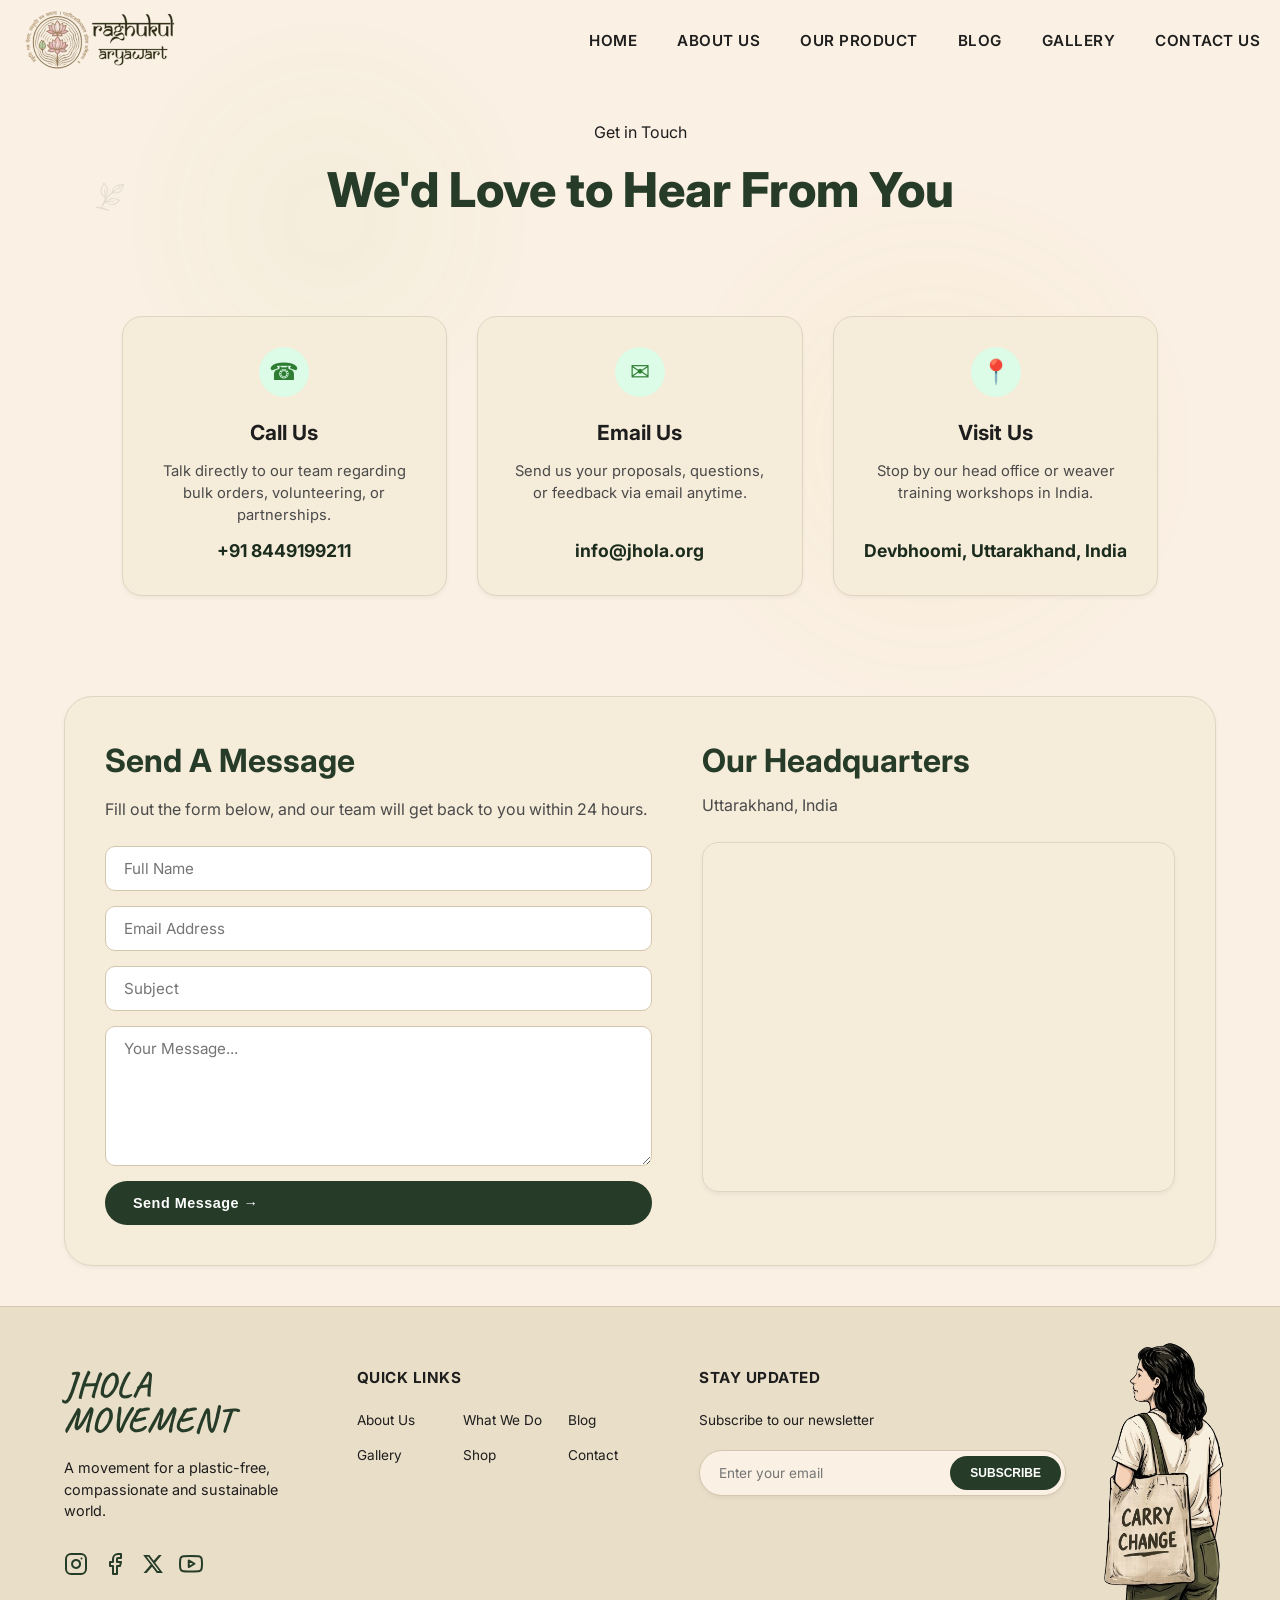
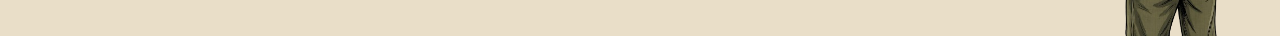
<file: contact.html>
<!DOCTYPE html>
<html lang="en">

<head>
  <meta charset="UTF-8">
  <meta name="viewport" content="width=device-width, initial-scale=1.0">
  <title>Contact Us | Jhola Movement</title>
  <link rel="preconnect" href="https://fonts.googleapis.com">
  <link rel="preconnect" href="https://fonts.gstatic.com" crossorigin>
  <link href="https://fonts.googleapis.com/css2?family=Caveat:wght@700&family=Inter:wght@400;600;700&display=swap"
    rel="stylesheet">
  <link rel="stylesheet" href="style.css">
</head>

<body>

  <header class="animate-fade-in">
    <div class="header-container">
      <a href="index.html" class="logo-link">
        <img src="assets/RALogo.webp" alt="Raghukul Aryawart Logo" class="top-logo">
      </a>
      <nav>
        <ul>
          <li><a href="index.html">Home</a></li>
          <li><a href="about.html">About Us</a></li>
          <li><a href="products.html">Our Product</a></li>
          <li><a href="blog.html">Blog</a></li>
          <li><a href="gallery.html">Gallery</a></li>
          <li><a href="contact.html" class="active">Contact Us</a></li>
        </ul>
      </nav>
    </div>
  </header>

  <main>
    <!-- CONTACT HERO -->
    <section class="ra-hero-section animate-fade-in delay-1">
      <div class="ra-deco-blob blob-1"></div>
      <div class="ra-deco-blob blob-2"></div>
      <div class="ra-deco-leaf leaf-1"></div>

      <div class="contact-hero-header">
        <span class="ra-sub-subtitle">Get in Touch</span>
        <h1>We'd Love to Hear From You</h1>
      </div>

      <div class="contact-details-grid">
        <!-- Card 1: Call -->
        <div class="contact-card-item">
          <div class="contact-icon-wrapper">&#9742;</div>
          <h3>Call Us</h3>
          <p>Talk directly to our team regarding bulk orders, volunteering, or partnerships.</p>
          <strong>+91 8449199211</strong>
        </div>

        <!-- Card 2: Email -->
        <div class="contact-card-item">
          <div class="contact-icon-wrapper">&#9993;</div>
          <h3>Email Us</h3>
          <p>Send us your proposals, questions, or feedback via email anytime.</p>
          <strong>info@jhola.org</strong>
        </div>

        <!-- Card 3: Location -->
        <div class="contact-card-item">
          <div class="contact-icon-wrapper">&#128205;</div>
          <h3>Visit Us</h3>
          <p>Stop by our head office or weaver training workshops in India.</p>
          <strong>Devbhoomi, Uttarakhand, India</strong>
        </div>
      </div>
    </section>

    <!-- CONTACT FORM & MAP -->
    <section class="contact-form-section animate-fade-in delay-2">
      <div class="ra-parent-card">
        <div class="contact-container">
          <div class="contact-form-wrapper">
            <h2>Send A Message</h2>
            <p>Fill out the form below, and our team will get back to you within 24 hours.</p>
            <form class="contact-inquiry-form">
              <input type="text" placeholder="Full Name" required>
              <input type="email" placeholder="Email Address" required>
              <input type="text" placeholder="Subject" required>
              <textarea placeholder="Your Message..." rows="6" required></textarea>
              <button type="submit" class="btn btn-primary">Send Message &rarr;</button>
            </form>
          </div>

          <div class="contact-map-wrapper">
            <h2>Our Headquarters</h2>
            <p>Uttarakhand, India</p>
            <div class="map-iframe-placeholder">
              <iframe 
                src="https://www.google.com/maps/embed?pb=!1m18!1m12!1m3!1d110204.60639433604!2d78.007624!3d30.316496!2m3!1f0!2f0!3f0!3m2!1i1024|2i768!4f13.1!3m3!1m2!1s0x390926c483f34779%3A0x139f417a26d99d4d!2sDehradun%2C%20Uttarakhand!5e0!3m2!1sen!2sin!4v1680000000000!5m2!1sen!2sin" 
                width="100%" 
                height="100%" 
                style="border:0; border-radius: 16px;" 
                allowfullscreen="" 
                loading="lazy" 
                referrerpolicy="no-referrer-when-cross-origin">
              </iframe>
            </div>
          </div>
        </div>
      </div>
    </section>
  </main>

  <!-- FOOTER SECTION -->
  <footer>
    <div class="footer-container">
      <div class="footer-brand">
        <h2>Jhola Movement</h2>
        <p>A movement for a plastic-free, compassionate and sustainable world.</p>
        <div class="social-icons">
          <a href="#">
            <svg xmlns="http://www.w3.org/2000/svg" width="24" height="24" viewBox="0 0 24 24" fill="none"
              stroke="currentColor" stroke-width="2" stroke-linecap="round" stroke-linejoin="round">
              <rect x="2" y="2" width="20" height="20" rx="5" ry="5"></rect>
              <path d="M16 11.37A4 4 0 1 1 12.63 8 4 4 0 0 1 16 11.37z"></path>
              <line x1="17.5" y1="6.5" x2="17.51" y2="6.5"></line>
            </svg>
          </a>
          <a href="#">
            <svg xmlns="http://www.w3.org/2000/svg" width="24" height="24" viewBox="0 0 24 24" fill="none"
              stroke="currentColor" stroke-width="2" stroke-linecap="round" stroke-linejoin="round">
              <path d="M18 2h-3a5 5 0 0 0-5 5v3H7v4h3v8h4v-8h3l1-4h-4V7a1 1 0 0 1 1-1h3z"></path>
            </svg>
          </a>
          <a href="#">
            <svg xmlns="http://www.w3.org/2000/svg" width="22" height="22" viewBox="0 0 24 24" fill="currentColor">
              <path
                d="M18.244 2.25h3.308l-7.227 8.26 8.502 11.24H16.17l-5.214-6.817L4.99 21.75H1.68l7.73-8.835L1.254 2.25H8.08l4.713 6.231zm-1.161 17.52h1.833L7.008 4.15H5.078z" />
            </svg>
          </a>
          <a href="#">
            <svg xmlns="http://www.w3.org/2000/svg" width="24" height="24" viewBox="0 0 24 24" fill="none"
              stroke="currentColor" stroke-width="2" stroke-linecap="round" stroke-linejoin="round">
              <path
                d="M22.54 6.42a2.78 2.78 0 0 0-1.94-2C18.88 4 12 4 12 4s-6.88 0-8.6.46a2.78 2.78 0 0 0-1.94 2A29 29 0 0 0 1 11.75a29 29 0 0 0 .46 5.33 2.78 2.78 0 0 0 1.94 2c1.72.46 8.6.46 8.6.46s6.88 0 8.6-.46a2.78 2.78 0 0 0 1.94-2 29 29 0 0 0 .46-5.33 29 29 0 0 0-.46-5.33z">
              </path>
              <polygon points="9.75 15.02 15.5 11.75 9.75 8.48 9.75 15.02"></polygon>
            </svg>
          </a>
        </div>
      </div>

      <div class="footer-links">
        <h3>Quick Links</h3>
        <div class="links-grid">
          <a href="about.html">About Us</a>
          <a href="index.html#what-we-do">What We Do</a>
          <a href="blog.html">Blog</a>
          <a href="gallery.html">Gallery</a>
          <a href="products.html">Shop</a>
          <a href="contact.html">Contact</a>
        </div>
      </div>

      <div class="footer-subscribe">
        <h3>Stay Updated</h3>
        <p>Subscribe to our newsletter</p>
        <form class="subscribe-form">
          <input type="email" placeholder="Enter your email">
          <button type="submit">Subscribe</button>
        </form>
      </div>
    </div>
    <img src="assets/Girl_with_ba.png" alt="Carry Change Illustration" class="footer-illustration">
  </footer>

</body>

</html>
</file>
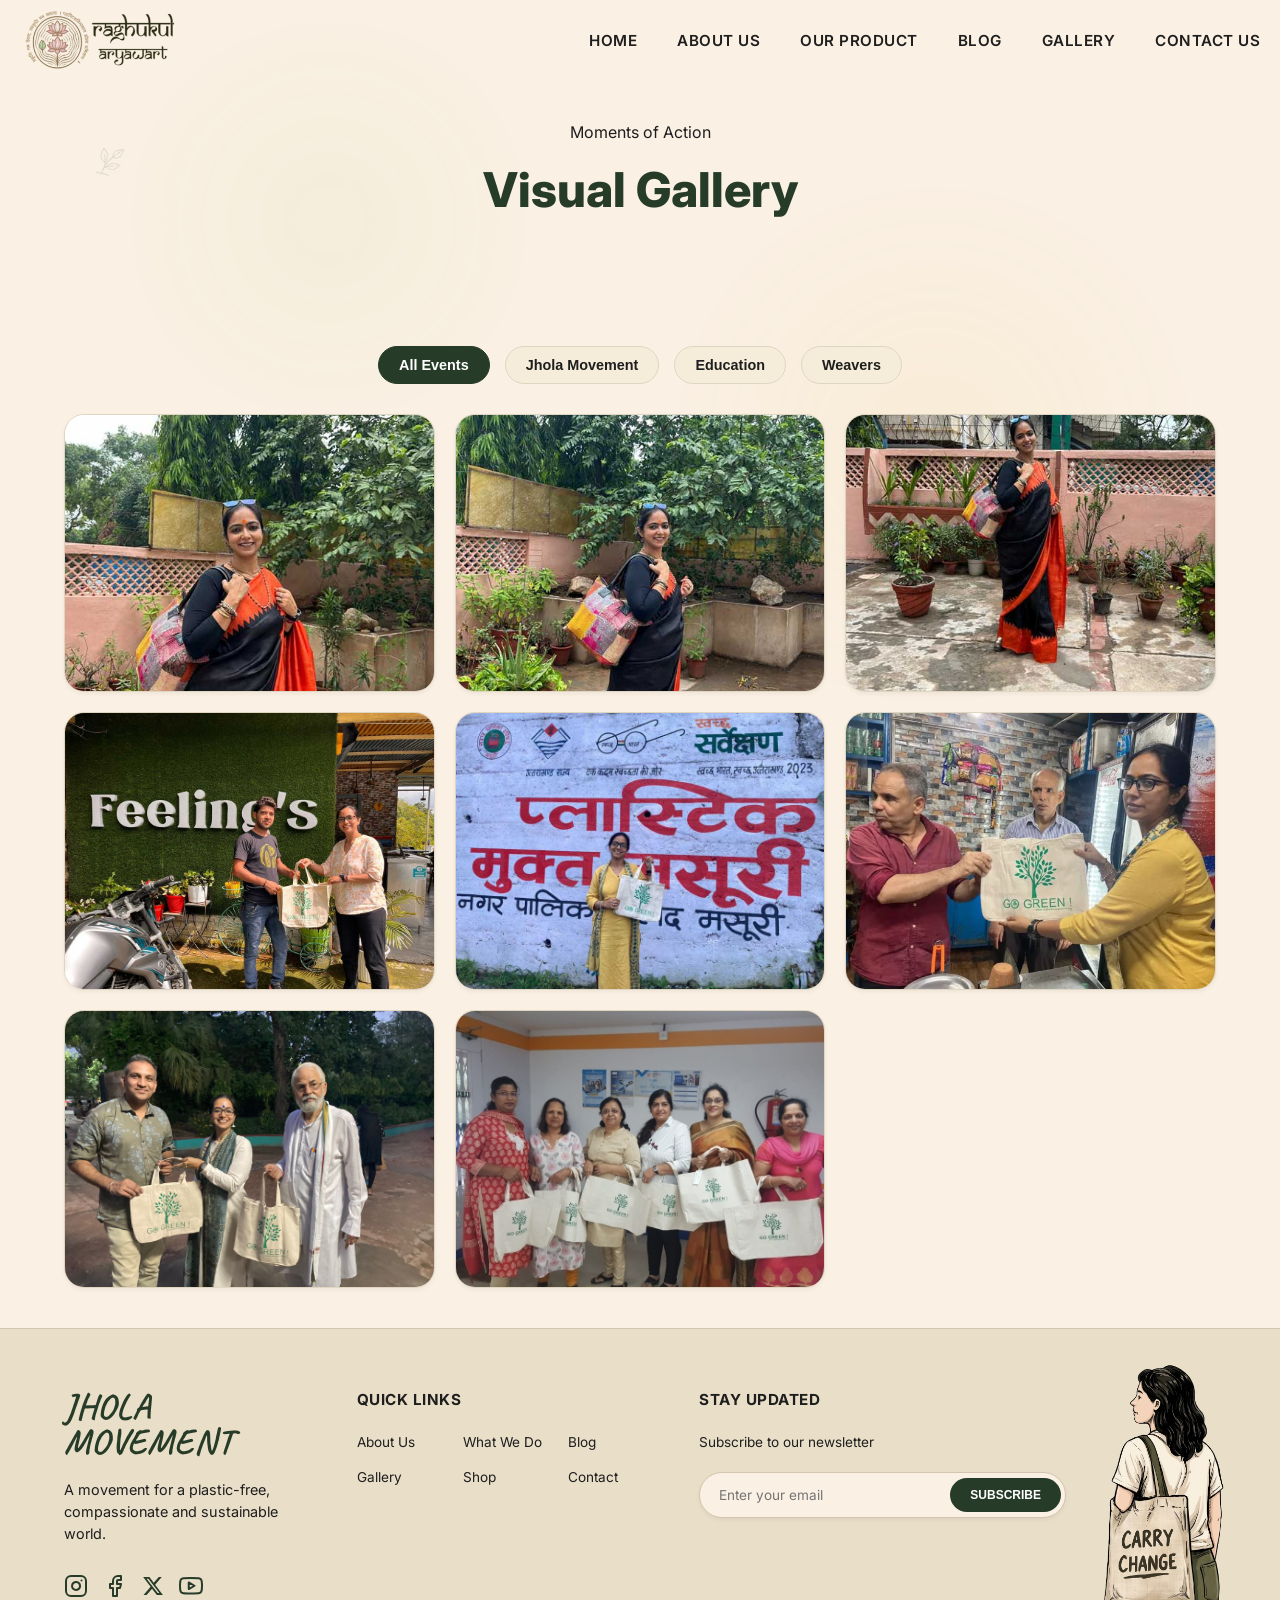
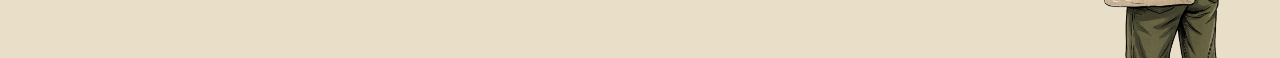
<file: gallery.html>
<!DOCTYPE html>
<html lang="en">

<head>
  <meta charset="UTF-8">
  <meta name="viewport" content="width=device-width, initial-scale=1.0">
  <title>Gallery | Jhola Movement</title>
  <link rel="preconnect" href="https://fonts.googleapis.com">
  <link rel="preconnect" href="https://fonts.gstatic.com" crossorigin>
  <link href="https://fonts.googleapis.com/css2?family=Caveat:wght@700&family=Inter:wght@400;600;700&display=swap"
    rel="stylesheet">
  <link rel="stylesheet" href="style.css">
</head>

<body>

  <header class="animate-fade-in">
    <div class="header-container">
      <a href="index.html" class="logo-link">
        <img src="assets/RALogo.webp" alt="Raghukul Aryawart Logo" class="top-logo">
      </a>
      <nav>
        <ul>
          <li><a href="index.html">Home</a></li>
          <li><a href="about.html">About Us</a></li>
          <li><a href="products.html">Our Product</a></li>
          <li><a href="blog.html">Blog</a></li>
          <li><a href="gallery.html" class="active">Gallery</a></li>
          <li><a href="contact.html">Contact Us</a></li>
        </ul>
      </nav>
    </div>
  </header>

  <main>
    <!-- GALLERY HERO -->
    <section class="ra-hero-section animate-fade-in delay-1">
      <div class="ra-deco-blob blob-1"></div>
      <div class="ra-deco-blob blob-2"></div>
      <div class="ra-deco-leaf leaf-1"></div>

      <div class="gallery-hero-header">
        <span class="ra-sub-subtitle">Moments of Action</span>
        <h1>Visual Gallery</h1>
      </div>
    </section>

    <!-- GALLERY GRID -->
    <section class="gallery-grid-section animate-fade-in delay-2">
      <div class="gallery-filters">
        <button class="filter-tab active">All Events</button>
        <button class="filter-tab">Jhola Movement</button>
        <button class="filter-tab">Education</button>
        <button class="filter-tab">Weavers</button>
      </div>

      <div class="gallery-masonry-grid">
        <!-- Photo 1 -->
        <div class="gallery-item">
          <div class="gallery-img-wrapper">
            <img src="assets/echo1.jpg" alt="Jhola Distribution Drive">
          </div>
          <div class="gallery-overlay-text">
            <h4>Jhola Distribution</h4>
            <span>Jhola Movement Drive</span>
          </div>
        </div>

        <!-- Photo 2 -->
        <div class="gallery-item">
          <div class="gallery-img-wrapper">
            <img src="assets/echoes 2.jpg" alt="Artisan Weavers">
          </div>
          <div class="gallery-overlay-text">
            <h4>Empowering Weavers</h4>
            <span>Swadesi Hathkargha</span>
          </div>
        </div>

        <!-- Photo 3 -->
        <div class="gallery-item">
          <div class="gallery-img-wrapper">
            <img src="assets/echo 3.jpg" alt="Free Education Classrooms">
          </div>
          <div class="gallery-overlay-text">
            <h4>BPL Children Classes</h4>
            <span>Education Drive</span>
          </div>
        </div>

        <!-- Photo 4 -->
        <div class="gallery-item">
          <div class="gallery-img-wrapper">
            <img src="assets/echoes of jhola/1.jpg" alt="Awareness Drive">
          </div>
          <div class="gallery-overlay-text">
            <h4>Anti-Plastic Awareness</h4>
            <span>Jhola Campaigns</span>
          </div>
        </div>

        <!-- Photo 5 -->
        <div class="gallery-item">
          <div class="gallery-img-wrapper">
            <img src="assets/echoes of jhola/2.1-768x576.jpg" alt="Women training class">
          </div>
          <div class="gallery-overlay-text">
            <h4>Women Livelihood Workshops</h4>
            <span>Empowerment Drive</span>
          </div>
        </div>

        <!-- Photo 6 -->
        <div class="gallery-item">
          <div class="gallery-img-wrapper">
            <img src="assets/echoes of jhola/WhatsApp-Image-2023-07-22-at-5.22-600x450.webp" alt="Artisans at handloom">
          </div>
          <div class="gallery-overlay-text">
            <h4>Weaver Workspace</h4>
            <span>Swadesi Hathkargha</span>
          </div>
        </div>

        <!-- Photo 7 -->
        <div class="gallery-item">
          <div class="gallery-img-wrapper">
            <img src="assets/echoes of jhola/social_bpl_education.jpg" alt="Underprivileged children learning">
          </div>
          <div class="gallery-overlay-text">
            <h4>Digital Classrooms</h4>
            <span>Education Drive</span>
          </div>
        </div>

        <!-- Photo 8 -->
        <div class="gallery-item">
          <div class="gallery-img-wrapper">
            <img src="assets/echoes of jhola/thumbs_raghukul-aryawart-9.jpg" alt="Communities joined movement">
          </div>
          <div class="gallery-overlay-text">
            <h4>Community Gathering</h4>
            <span>Jhola Movement</span>
          </div>
        </div>
      </div>
    </section>
  </main>

  <!-- FOOTER SECTION -->
  <footer>
    <div class="footer-container">
      <div class="footer-brand">
        <h2>Jhola Movement</h2>
        <p>A movement for a plastic-free, compassionate and sustainable world.</p>
        <div class="social-icons">
          <a href="#">
            <svg xmlns="http://www.w3.org/2000/svg" width="24" height="24" viewBox="0 0 24 24" fill="none"
              stroke="currentColor" stroke-width="2" stroke-linecap="round" stroke-linejoin="round">
              <rect x="2" y="2" width="20" height="20" rx="5" ry="5"></rect>
              <path d="M16 11.37A4 4 0 1 1 12.63 8 4 4 0 0 1 16 11.37z"></path>
              <line x1="17.5" y1="6.5" x2="17.51" y2="6.5"></line>
            </svg>
          </a>
          <a href="#">
            <svg xmlns="http://www.w3.org/2000/svg" width="24" height="24" viewBox="0 0 24 24" fill="none"
              stroke="currentColor" stroke-width="2" stroke-linecap="round" stroke-linejoin="round">
              <path d="M18 2h-3a5 5 0 0 0-5 5v3H7v4h3v8h4v-8h3l1-4h-4V7a1 1 0 0 1 1-1h3z"></path>
            </svg>
          </a>
          <a href="#">
            <svg xmlns="http://www.w3.org/2000/svg" width="22" height="22" viewBox="0 0 24 24" fill="currentColor">
              <path
                d="M18.244 2.25h3.308l-7.227 8.26 8.502 11.24H16.17l-5.214-6.817L4.99 21.75H1.68l7.73-8.835L1.254 2.25H8.08l4.713 6.231zm-1.161 17.52h1.833L7.008 4.15H5.078z" />
            </svg>
          </a>
          <a href="#">
            <svg xmlns="http://www.w3.org/2000/svg" width="24" height="24" viewBox="0 0 24 24" fill="none"
              stroke="currentColor" stroke-width="2" stroke-linecap="round" stroke-linejoin="round">
              <path
                d="M22.54 6.42a2.78 2.78 0 0 0-1.94-2C18.88 4 12 4 12 4s-6.88 0-8.6.46a2.78 2.78 0 0 0-1.94 2A29 29 0 0 0 1 11.75a29 29 0 0 0 .46 5.33 2.78 2.78 0 0 0 1.94 2c1.72.46 8.6.46 8.6.46s6.88 0 8.6-.46a2.78 2.78 0 0 0 1.94-2 29 29 0 0 0 .46-5.33 29 29 0 0 0-.46-5.33z">
              </path>
              <polygon points="9.75 15.02 15.5 11.75 9.75 8.48 9.75 15.02"></polygon>
            </svg>
          </a>
        </div>
      </div>

      <div class="footer-links">
        <h3>Quick Links</h3>
        <div class="links-grid">
          <a href="about.html">About Us</a>
          <a href="index.html#what-we-do">What We Do</a>
          <a href="blog.html">Blog</a>
          <a href="gallery.html">Gallery</a>
          <a href="products.html">Shop</a>
          <a href="contact.html">Contact</a>
        </div>
      </div>

      <div class="footer-subscribe">
        <h3>Stay Updated</h3>
        <p>Subscribe to our newsletter</p>
        <form class="subscribe-form">
          <input type="email" placeholder="Enter your email">
          <button type="submit">Subscribe</button>
        </form>
      </div>
    </div>
    <img src="assets/Girl_with_ba.png" alt="Carry Change Illustration" class="footer-illustration">
  </footer>

</body>

</html>
</file>
<file: style.css>
/* Design System & Variables */
:root {
  --primary-color: #263c28;
  --primary-dark: #1b2c1d;
  --secondary-bg: #f5ead7;
  --secondary-bg-light: #f5ecda;
  --accent-color: #eab308;
  --accent-hover: #ca8a04;
  --text-color: #1e1e1e;
  --text-muted: #4a4a4a;
  --bg-color: #faf0e3;
  --white: #ffffff;
  --border-color: #d4c6ae;
  --card-border: #e0d5c1;
  --divider-color: rgba(250, 240, 227, 0.2);
  --font-sans: 'Inter', sans-serif;
  --font-cursive: 'Caveat', cursive;
  --transition-smooth: all 0.3s cubic-bezier(0.4, 0, 0.2, 1);
  --shadow-sm: 0 2px 4px rgba(0, 0, 0, 0.05);
  --shadow-md: 0 4px 6px -1px rgba(0, 0, 0, 0.1), 0 2px 4px -1px rgba(0, 0, 0, 0.06);
  --shadow-lg: 0 10px 15px -3px rgba(0, 0, 0, 0.1), 0 4px 6px -2px rgba(0, 0, 0, 0.05);
}

/* Base resets & styles */
* {
  margin: 0;
  padding: 0;
  box-sizing: border-box;
}

body {
  background-color: var(--bg-color);
  font-family: var(--font-sans);
  color: var(--text-color);
  min-height: 100vh;
  display: flex;
  flex-direction: column;
  overflow-x: hidden;
  line-height: 1.5;
  -webkit-font-smoothing: antialiased;
}

/* Header & Navigation */
header {
  width: 100%;
  min-height: 80px;
  display: flex;
  justify-content: center;
  align-items: center;
  padding: 10px 20px;
  background-color: transparent;
}

/* Raghukul Aryawart Logo & Header styles */
.header-container {
  width: 100%;
  max-width: 1400px;
  display: flex;
  justify-content: space-between;
  align-items: center;
  gap: 20px;
  flex-wrap: wrap;
}

.logo-link {
  display: flex;
  align-items: center;
}

.top-logo {
  height: 60px;
  width: auto;
  object-fit: contain;
  transition: var(--transition-smooth);
}

.top-logo:hover {
  transform: scale(1.05);
}

/* Raghukul Aryawart New Hero Section */
.ra-hero-section {
  width: 100%;
  max-width: 1400px;
  margin: 0 auto 60px auto;
  padding: 0 5% 40px 5%;
  display: flex;
  flex-direction: column;
  gap: 40px;
  background-color: transparent;
  position: relative;
  overflow: visible;
}

/* Animated background blobs for liveliness */
.ra-deco-blob {
  position: absolute;
  border-radius: 50%;
  filter: blur(80px);
  z-index: -1;
  pointer-events: none;
  opacity: 0.45;
  animation: float-slow 12s ease-in-out infinite alternate;
}

.blob-1 {
  width: 300px;
  height: 300px;
  background: radial-gradient(circle, rgba(94, 187, 47, 0.2) 0%, rgba(250, 240, 227, 0) 70%);
  top: -50px;
  left: 10%;
}

.blob-2 {
  width: 450px;
  height: 450px;
  background: radial-gradient(circle, rgba(234, 179, 8, 0.18) 0%, rgba(250, 240, 227, 0) 70%);
  top: 100px;
  right: 5%;
  animation-delay: -4s;
  animation-duration: 16s;
}

/* Floating leaf animations */
.ra-deco-leaf {
  position: absolute;
  width: 45px;
  height: 45px;
  background-image: url('assets/leaf.png');
  background-size: contain;
  background-repeat: no-repeat;
  opacity: 0.12;
  pointer-events: none;
  z-index: 0;
  animation: float-leaf 8s ease-in-out infinite alternate;
}

.leaf-1 {
  top: 10%;
  left: 2%;
  transform: rotate(15deg);
}

.leaf-2 {
  top: 35%;
  right: 3%;
  transform: rotate(-35deg);
  animation-delay: -3s;
  animation-duration: 10s;
  width: 35px;
  height: 35px;
}

/* Mantra Quote Card Styling (Enhanced with Glassmorphism & Micro-animations) */
.ra-mantra-card {
  position: relative;
  width: 100%;
  background: linear-gradient(135deg, rgba(245, 238, 224, 0.75) 0%, rgba(245, 234, 215, 0.85) 100%);
  backdrop-filter: blur(10px);
  -webkit-backdrop-filter: blur(10px);
  border-radius: 24px;
  padding: 40px 30px;
  text-align: center;
  border: 1px solid rgba(194, 180, 154, 0.45);
  box-shadow: 0 10px 30px -10px rgba(38, 60, 40, 0.06), var(--shadow-sm);
  display: flex;
  flex-direction: column;
  align-items: center;
  justify-content: center;
  gap: 18px;
  margin-bottom: 20px;
  transition: var(--transition-smooth);
  overflow: hidden;
  z-index: 1;
}

/* Lotus watermark in the background of the card */
.ra-mantra-card::before {
  content: '';
  position: absolute;
  top: 50%;
  left: 50%;
  transform: translate(-50%, -50%);
  width: 180px;
  height: 180px;
  background-image: url('assets/leaf.png');
  background-size: contain;
  background-repeat: no-repeat;
  background-position: center;
  opacity: 0.035;
  pointer-events: none;
  z-index: -1;
  transition: var(--transition-smooth);
}

.ra-mantra-card:hover {
  transform: translateY(-4px);
  box-shadow: 0 15px 35px -8px rgba(38, 60, 40, 0.12), var(--shadow-md);
  border-color: rgba(94, 187, 47, 0.35);
  background: linear-gradient(135deg, rgba(245, 238, 224, 0.85) 0%, rgba(245, 234, 215, 0.92) 100%);
}

.ra-mantra-card:hover::before {
  opacity: 0.055;
  transform: translate(-50%, -50%) rotate(12deg) scale(1.06);
}

.ra-mantra-card .mantra-hindi {
  font-size: 1.55rem;
  font-weight: 700;
  line-height: 1.6;
  color: var(--primary-color);
  letter-spacing: 0.5px;
  text-shadow: 0 1px 2px rgba(0, 0, 0, 0.02);
}

.ra-mantra-card .mantra-divider {
  width: 80px;
  height: 2px;
  background-color: var(--accent-color);
  opacity: 0.8;
  border-radius: 1px;
}

.ra-mantra-card .mantra-english {
  font-size: 1.05rem;
  font-style: italic;
  line-height: 1.6;
  color: var(--text-muted);
  font-weight: 500;
}

/* Entry Animation Classes */
.animate-fade-in {
  animation: fadeInUp 0.8s cubic-bezier(0.16, 1, 0.3, 1) forwards;
  opacity: 0;
}

.delay-1 {
  animation-delay: 0.15s;
}

.delay-2 {
  animation-delay: 0.3s;
}

.delay-3 {
  animation-delay: 0.45s;
}

@keyframes float-slow {
  0% {
    transform: translate(0, 0) scale(1);
  }
  100% {
    transform: translate(30px, -20px) scale(1.15);
  }
}

@keyframes float-leaf {
  0% {
    transform: translate(0, 0) rotate(0deg);
  }
  100% {
    transform: translate(12px, 18px) rotate(20deg);
  }
}

@keyframes fadeInUp {
  from {
    opacity: 0;
    transform: translateY(20px);
  }
  to {
    opacity: 1;
    transform: translateY(0);
  }
}

.ra-hero-intro {
  display: flex;
  align-items: stretch;
  gap: 50px;
  flex-wrap: wrap;
}

.ra-intro-text {
  flex: 1.2 1 500px;
  display: flex;
  flex-direction: column;
  gap: 20px;
  justify-content: center;
}

.ra-intro-text h1 {
  font-size: 3.2rem;
  font-weight: 700;
  color: var(--primary-color);
  line-height: 1.2;
}

.ra-intro-text p {
  font-size: 1.05rem;
  line-height: 1.7;
  color: var(--text-muted);
}

.ra-hero-img-card {
  flex: 1 1 350px;
  background-color: var(--secondary-bg);
  border-radius: 20px;
  padding: 0; /* Remove padding */
  display: flex;
  flex-direction: column;
  align-items: stretch;
  justify-content: stretch;
  overflow: hidden; /* Prevent image from overflowing card corners */
  box-shadow: var(--shadow-sm);
  border: 1px solid var(--card-border);
}

.ra-hero-img-card img {
  width: 100%; /* Cover full width */
  height: 100%; /* Cover full height */
  object-fit: cover; /* Cover crop scale */
  margin-bottom: 0;
}

.ra-hero-img-card h2 {
  font-size: 1.8rem;
  font-weight: 700;
  color: var(--primary-color);
  line-height: 1.3;
  text-transform: uppercase;
  letter-spacing: 0.5px;
}

/* Areas of Social Concerns Title */
.ra-concerns-title {
  text-align: center;
  margin: 40px 0 10px 0;
}

.ra-concerns-title h2 {
  font-size: 2.2rem;
  font-weight: 700;
  color: var(--text-color);
  line-height: 1.3;
}

.ra-concerns-title h2 span {
  color: var(--primary-color);
}

/* 3-Column Grid Container */
.ra-grid-container {
  display: grid;
  grid-template-columns: repeat(3, 1fr);
  gap: 30px;
  width: 100%;
}

.ra-column {
  display: flex;
  flex-direction: column;
  gap: 30px;
}

/* Cards styling */
.ra-card {
  border-radius: 20px;
  padding: 20px 25px; /* Shrunken padding to flatten vertically */
  display: flex;
  flex-direction: column;
  justify-content: space-between;
  box-shadow: var(--shadow-md);
  border: 1px solid transparent;
  transition: var(--transition-smooth);
  position: relative;
  overflow: hidden;
}

.ra-card:hover {
  transform: translateY(-5px);
  box-shadow: var(--shadow-lg);
}

/* Green leaf cards style */
.ra-card-green {
  background-color: #5ebb2f; /* Vibrant leaf green */
  color: var(--white);
}

.ra-card-leaf::after {
  content: '';
  position: absolute;
  right: -15px;
  bottom: -15px;
  width: 100px;
  height: 100px;
  background-image: url('assets/leaf.png');
  background-size: contain;
  background-repeat: no-repeat;
  opacity: 0.12;
  pointer-events: none;
}

.ra-card-green h3 {
  font-size: 1.4rem;
  font-weight: 700;
  margin-bottom: 8px; /* Reduced margin */
}

.ra-card-green p {
  font-size: 0.92rem;
  line-height: 1.5;
  opacity: 0.9;
  margin-bottom: 12px; /* Reduced margin */
}

.ra-more-link {
  color: var(--accent-color);
  text-decoration: none;
  font-weight: 700;
  font-size: 0.9rem;
  text-transform: uppercase;
  letter-spacing: 0.5px;
  display: inline-flex;
  align-items: center;
  transition: var(--transition-smooth);
}

.ra-more-link:hover {
  color: var(--white);
  transform: translateX(5px);
}

/* Mint cards style */
.ra-card-mint {
  background-color: #e3f6e9; /* Mint light green */
  color: var(--text-color);
  border-color: #cbe9d4;
}

.ra-logo-card {
  display: flex;
  flex-direction: column;
  align-items: center;
  justify-content: center;
  text-align: center;
  gap: 12px;
  flex: 1;
}

.ra-center-logo {
  width: 105px;
  height: 105px;
  object-fit: contain;
}

.ra-logo-text {
  font-size: 1.4rem;
  font-weight: 700;
  color: var(--primary-color);
  line-height: 1.2;
  text-transform: uppercase;
  letter-spacing: 0.5px;
}

.ra-text-card {
  display: flex;
  align-items: center;
  justify-content: center;
  text-align: center;
  flex: 1;
}

.ra-text-card p {
  font-size: 0.95rem;
  line-height: 1.5;
  font-weight: 600;
  color: var(--primary-dark);
}

/* Parent Card Container */
.ra-parent-card {
  background-color: var(--secondary-bg-light);
  border-radius: 28px;
  padding: 40px;
  border: 1px solid var(--card-border);
  box-shadow: var(--shadow-sm);
  display: flex;
  flex-direction: column;
  gap: 35px;
  width: 100%;
  position: relative;
  overflow: hidden;
}

.ra-column-header {
  text-align: center;
  padding: 10px 5px;
  display: flex;
  align-items: center;
  justify-content: center;
  min-height: 90px;
}

.ra-column-header h2 {
  font-size: 1.8rem;
  font-weight: 700;
  color: var(--text-color);
  line-height: 1.25;
}

.ra-column-header h2 span {
  color: #5ebb2f; /* Vibrant leaf green matching the cards */
}

/* Photos cards style */
.ra-photos-card {
  flex: 1;
  padding: 15px 15px; /* Shrunken padding */
}

.ra-photos-grid {
  display: grid;
  grid-template-columns: repeat(3, 1fr);
  gap: 12px;
  height: 100%;
}

.ra-photo-item {
  display: flex;
  flex-direction: column;
  align-items: center;
  text-align: center;
  gap: 6px;
  justify-content: flex-start;
}

.ra-img-wrapper {
  width: 100%;
  aspect-ratio: 1.6; /* Widescreen aspect ratio to shrink height */
  border-radius: 12px;
  overflow: hidden;
  box-shadow: var(--shadow-sm);
  background-color: var(--white);
}

.ra-img-wrapper img {
  width: 100%;
  height: 100%;
  object-fit: cover;
  transition: var(--transition-smooth);
}

.ra-photo-item:hover .ra-img-wrapper img {
  transform: scale(1.08);
}

.ra-photo-item span {
  font-size: 0.75rem;
  font-weight: 700;
  line-height: 1.25;
  color: var(--white);
  height: auto;
  min-height: 34px;
  display: flex;
  align-items: flex-start;
  justify-content: center;
}

/* Jhola movement section (old hero) wrapper */
.jhola-movement-section {
  width: 100%;
  max-width: 1400px;
  margin: 0 auto 40px auto;
  padding: 0 5% 50px 5%;
  background-color: transparent;
  border-radius: 20px;
  display: flex;
  align-items: center;
  justify-content: space-between;
  gap: 60px;
  flex-wrap: wrap;
}

nav ul {
  display: flex;
  gap: 40px;
  list-style: none;
  flex-wrap: wrap;
  justify-content: center;
  align-items: center;
}

nav a {
  text-decoration: none;
  color: var(--text-color);
  font-size: 0.95rem;
  font-weight: 600;
  text-transform: uppercase;
  letter-spacing: 0.5px;
  position: relative;
  padding: 8px 0;
  transition: var(--transition-smooth);
}

nav a::after {
  content: '';
  position: absolute;
  bottom: 0;
  left: 0;
  width: 0;
  height: 2px;
  background-color: var(--primary-color);
  transition: var(--transition-smooth);
}

nav a:hover {
  color: var(--primary-color);
}

nav a:hover::after {
  width: 100%;
}

/* Layout Container */
main {
  margin: 0 auto;
  padding: 40px 5%;
  width: 100%;
  max-width: 1400px;
  flex: 1;
}

/* Hero Section */
.hero-content {
  flex: 1 1 450px;
  display: flex;
  flex-direction: column;
  gap: 30px;
  max-width: 600px;
  z-index: 2;
}

.hero-title img {
  width: 100%;
  max-width: 450px;
  height: auto;
  object-fit: contain;
}

.hero-description {
  font-size: 1.15rem;
  line-height: 1.6;
  color: var(--text-color);
  max-width: 450px;
}

.hero-actions {
  display: flex;
  align-items: center;
  gap: 30px;
  flex-wrap: wrap;
}

/* Buttons */
.btn {
  text-decoration: none;
  font-weight: 600;
  font-size: 0.9rem;
  letter-spacing: 0.5px;
  display: inline-flex;
  align-items: center;
  gap: 10px;
  transition: var(--transition-smooth);
  cursor: pointer;
  border: none;
  outline: none;
}

.btn-primary {
  background-color: var(--primary-color);
  color: var(--white);
  padding: 14px 28px;
  border-radius: 50px;
}

.btn-primary:hover {
  background-color: var(--primary-dark);
  transform: translateY(-2px);
  box-shadow: var(--shadow-md);
}

.btn-video {
  color: var(--text-color);
  font-weight: 700;
  background: transparent;
}

.btn-video:hover {
  color: var(--primary-color);
}

.btn-video:hover .video-play-btn {
  background-color: var(--primary-color);
  color: var(--white);
  border-color: var(--primary-color);
  transform: scale(1.1);
}

.video-play-btn {
  display: flex;
  align-items: center;
  justify-content: center;
  width: 36px;
  height: 36px;
  border: 1.5px solid var(--text-color);
  border-radius: 50%;
  font-size: 0.8rem;
  transition: var(--transition-smooth);
}

/* Hero Icon Features */
.hero-features {
  margin-top: 20px;
  display: flex;
  gap: clamp(20px, 4vw, 40px);
  flex-wrap: wrap;
  align-items: flex-start;
}

.feature-icon-item {
  display: flex;
  flex-direction: column;
  align-items: center;
  text-align: center;
  gap: 12px;
  flex: 1 1 100px;
  min-width: 90px;
  transition: var(--transition-smooth);
}

.feature-icon-item:hover {
  transform: translateY(-5px);
}

.feature-icon-item img {
  width: 36px;
  height: 36px;
  object-fit: contain;
}

.feature-icon-item span {
  font-size: 0.75rem;
  font-weight: 700;
  text-transform: uppercase;
  line-height: 1.4;
  color: var(--text-color);
}

.hero-image {
  flex: 1.2 1 450px;
  display: flex;
  justify-content: center;
  align-items: center;
  position: relative;
  animation: float 6s ease-in-out infinite;
}

.hero-image img {
  width: 100%;
  max-width: 750px;
  height: auto;
  object-fit: contain;
}

@keyframes float {
  0% {
    transform: translateY(0px);
  }

  50% {
    transform: translateY(-10px);
  }

  100% {
    transform: translateY(0px);
  }
}

/* "What We Do" Section */
.what-we-do-section {
  margin: 40px auto;
  padding: 50px 5%;
  width: 100%;
  max-width: 1400px;
  display: flex;
  align-items: center;
  justify-content: space-between;
  gap: 40px;
  flex-wrap: wrap;
  background-color: var(--secondary-bg);
  border-radius: 20px;
  box-shadow: var(--shadow-sm);
}

.what-we-do-desc {
  flex: 1 1 280px;
  display: flex;
  flex-direction: column;
  gap: 15px;
  max-width: 320px;
}

.desc-title-wrapper img {
  width: 100%;
  max-width: 250px;
  height: auto;
  object-fit: contain;
}

.desc-text {
  font-size: 0.95rem;
  line-height: 1.6;
  color: var(--text-muted);
}

.explore-link {
  text-decoration: none;
  color: var(--text-color);
  font-weight: 700;
  font-size: 0.85rem;
  text-transform: uppercase;
  letter-spacing: 0.5px;
  display: inline-flex;
  align-items: center;
  gap: 5px;
  transition: var(--transition-smooth);
}

.explore-link:hover {
  color: var(--primary-color);
  transform: translateX(5px);
}

.what-we-do-features {
  flex: 3 1 700px;
  display: flex;
  align-items: stretch;
  justify-content: space-between;
  gap: 20px;
  flex-wrap: wrap;
}

.what-we-do-feature-item {
  flex: 1 1 160px;
  display: flex;
  flex-direction: column;
  align-items: center;
  text-align: center;
  border-right: 1px dotted var(--text-muted);
  padding: 10px 15px;
  transition: var(--transition-smooth);
}

.what-we-do-feature-item:last-child {
  border-right: none;
}

.what-we-do-feature-item:hover {
  transform: translateY(-5px);
}

.what-we-do-feature-item img {
  width: 140px;
  height: 140px;
  object-fit: contain;
  margin-bottom: 15px;
}

.what-we-do-feature-item h3 {
  margin-bottom: 10px;
  font-family: var(--font-cursive);
  font-size: 1.5rem;
  text-transform: uppercase;
  color: var(--primary-color);
  letter-spacing: 1px;
}

.what-we-do-feature-item p {
  font-size: 0.85rem;
  line-height: 1.5;
  color: var(--text-muted);
}

/* "Our Impact" Section */
.our-impact-section {
  margin: 40px auto 80px auto;
  padding: 60px 5%;
  width: 100%;
  max-width: 1400px;
  background-color: var(--primary-color);
  color: var(--bg-color);
  display: flex;
  align-items: center;
  justify-content: space-between;
  gap: 40px;
  flex-wrap: wrap;
  border-radius: 20px;
  position: relative;
  overflow: hidden;
  box-shadow: var(--shadow-lg);
}

.impact-map-container {
  flex: 1.5 1 350px;
  display: flex;
  align-items: center;
  justify-content: center;
  position: relative;
  z-index: 2;
}

.impact-map-container img {
  width: 145%;
  max-width: 420px;
  object-fit: contain;
  transition: var(--transition-smooth);
  transform: translateX(-85px);
}

.impact-map-container:hover img {
  transform: scale(1.03) translateX(-55px);
}

.map-overlay {
  position: absolute;
  right: 0;
  bottom: 20px;
  display: flex;
  align-items: center;
  gap: 15px;
}

.map-overlay img {
  width: 40px;
  object-fit: contain;
}

.map-overlay span {
  font-family: var(--font-cursive);
  font-size: 1.6rem;
  color: var(--bg-color);
  line-height: 1.1;
}

.impact-divider {
  width: 1px;
  background-color: var(--divider-color);
  align-self: stretch;
  min-height: 250px;
  display: block;
}

.impact-content {
  flex: 1.2 1 300px;
  display: flex;
  flex-direction: column;
  gap: 25px;
  max-width: 400px;
  z-index: 2;
}

.impact-title-group {
  display: flex;
  flex-direction: column;
  gap: 5px;
}

.impact-badge {
  font-size: 0.85rem;
  font-weight: 700;
  letter-spacing: 1px;
  text-transform: uppercase;
  color: var(--bg-color);
}

.impact-badge-line {
  height: 3px;
  width: 60px;
  background-color: var(--accent-color);
  border-radius: 2px;
}

.impact-heading {
  font-family: var(--font-cursive);
  font-size: clamp(2.5rem, 4vw, 3.5rem);
  line-height: 1.1;
  font-weight: 700;
  color: var(--bg-color);
}

.impact-leaf {
  width: 30px;
  vertical-align: middle;
  margin-left: 10px;
  display: inline-block;
}

.impact-link {
  text-decoration: none;
  color: var(--bg-color);
  font-weight: 600;
  font-size: 0.75rem;
  text-transform: uppercase;
  letter-spacing: 1px;
  display: inline-flex;
  align-items: center;
  gap: 5px;
  transition: var(--transition-smooth);
}

.impact-link:hover {
  color: var(--accent-color);
  transform: translateX(5px);
}

.impact-stats {
  flex: 1 1 250px;
  display: flex;
  flex-direction: column;
  gap: 25px;
  z-index: 2;
}

.stat-item {
  display: flex;
  align-items: center;
  gap: 15px;
  transition: var(--transition-smooth);
}

.stat-item:hover {
  transform: translateX(5px);
}

.stat-item img {
  width: 40px;
  height: 40px;
  object-fit: contain;
}

.stat-info {
  display: flex;
  flex-direction: column;
}

.stat-number {
  font-size: 1.6rem;
  font-weight: 700;
  line-height: 1;
  color: var(--accent-color);
}

.stat-label {
  font-size: 0.85rem;
  color: rgba(250, 240, 227, 0.9);
  margin-top: 5px;
}

.impact-bg-leaves {
  position: absolute;
  right: -30px;
  bottom: -30px;
  height: 120%;
  object-fit: contain;
  opacity: 0.25;
  z-index: 1;
  pointer-events: none;
  transition: var(--transition-smooth);
}

/* "Be A Part of The Movement" Section */
.be-part-section {
  margin: 0 auto 60px auto;
  padding: 50px 5%;
  width: 100%;
  max-width: 1400px;
  display: flex;
  align-items: center;
  justify-content: space-between;
  gap: 50px;
  flex-wrap: wrap;
  background-color: var(--secondary-bg-light);
  border-radius: 20px;
  box-shadow: var(--shadow-sm);
}

.be-part-desc {
  flex: 1 1 300px;
  display: flex;
  flex-direction: column;
  gap: 20px;
  max-width: 350px;
}

.be-part-title-group {
  display: flex;
  flex-direction: column;
  gap: 5px;
}

.be-part-title-group h2 {
  font-size: 1.15rem;
  font-weight: 700;
  letter-spacing: 0.5px;
  color: var(--text-color);
  text-transform: uppercase;
  line-height: 1.4;
}

.be-part-line {
  height: 4px;
  width: 80px;
  background-color: var(--accent-color);
  border-radius: 2px;
  margin-top: 2px;
}

.be-part-desc p {
  font-size: 0.95rem;
  line-height: 1.6;
  color: var(--text-color);
}

.be-part-desc .btn-primary {
  align-self: flex-start;
  font-size: 0.85rem;
  padding: 12px 24px;
}

.be-part-cards {
  flex: 3 1 700px;
  display: flex;
  align-items: stretch;
  justify-content: space-between;
  gap: 20px;
  flex-wrap: wrap;
}

.action-card {
  flex: 1 1 180px;
  display: flex;
  flex-direction: column;
  border: 1px solid var(--card-border);
  border-radius: 12px;
  overflow: hidden;
  text-align: center;
  background-color: transparent;
  transition: var(--transition-smooth);
}

.action-card:hover {
  transform: translateY(-8px);
  background-color: var(--white);
  box-shadow: var(--shadow-md);
  border-color: transparent;
}

.action-card img {
  width: 100%;
  height: 160px;
  object-fit: cover;
  transition: var(--transition-smooth);
}

.action-card:hover img {
  transform: scale(1.05);
}

.card-body {
  padding: 15px 10px 20px 10px;
}

.card-body h3 {
  margin-bottom: 8px;
  font-size: 1rem;
  font-weight: 700;
  text-transform: uppercase;
  color: var(--text-color);
}

.card-body p {
  font-size: 0.8rem;
  line-height: 1.4;
  color: var(--text-muted);
}

/* Footer styling */
footer {
  margin: 0;
  padding: 60px 5%;
  width: 100%;
  background-color: #e9dec8;
  display: flex;
  align-items: flex-start;
  justify-content: center;
  position: relative;
  border-top: 1px solid var(--border-color);
}

.footer-container {
  width: 100%;
  max-width: 1400px;
  display: flex;
  justify-content: space-between;
  gap: 40px;
  flex-wrap: wrap;
  z-index: 2;
}

.footer-brand {
  flex: 1 1 250px;
  display: flex;
  flex-direction: column;
  gap: 20px;
  max-width: 350px;
}

.footer-brand h2 {
  font-family: var(--font-cursive);
  font-size: 2.2rem;
  color: var(--primary-color);
  line-height: 1;
  letter-spacing: 1px;
  text-transform: uppercase;
}

.footer-brand p {
  font-size: 0.9rem;
  line-height: 1.5;
  color: var(--text-color);
}

.social-icons {
  display: flex;
  gap: 15px;
  margin-top: 10px;
  align-items: center;
}

.social-icons a {
  text-decoration: none;
  color: var(--primary-color);
  transition: var(--transition-smooth);
  display: inline-flex;
  align-items: center;
}

.social-icons a:hover {
  opacity: 0.7;
  transform: scale(1.1);
}

.footer-links {
  flex: 1 1 300px;
  display: flex;
  flex-direction: column;
  gap: 20px;
}

.footer-links h3 {
  font-size: 0.95rem;
  font-weight: 700;
  color: var(--text-color);
  text-transform: uppercase;
  letter-spacing: 0.5px;
}

.links-grid {
  display: grid;
  grid-template-columns: repeat(3, 1fr);
  gap: 15px;
}

.links-grid a {
  text-decoration: none;
  color: var(--text-color);
  font-size: 0.85rem;
  transition: var(--transition-smooth);
}

.links-grid a:hover {
  color: var(--primary-color);
  transform: translateX(3px);
}

.footer-subscribe {
  flex: 1 1 350px;
  display: flex;
  flex-direction: column;
  gap: 20px;
  padding-right: 150px;
}

.footer-subscribe h3 {
  font-size: 0.95rem;
  font-weight: 700;
  color: var(--text-color);
  text-transform: uppercase;
  letter-spacing: 0.5px;
}

.footer-subscribe p {
  font-size: 0.85rem;
  color: var(--text-color);
}

.subscribe-form {
  display: flex;
  align-items: center;
  background-color: var(--bg-color);
  border: 1px solid var(--border-color);
  border-radius: 50px;
  overflow: hidden;
  padding: 4px;
  max-width: 400px;
  box-shadow: var(--shadow-sm);
}

.subscribe-form input {
  flex: 1;
  border: none;
  outline: none;
  background: transparent;
  padding: 10px 15px;
  font-size: 0.85rem;
  color: var(--text-color);
  font-family: var(--font-sans);
}

.subscribe-form button {
  background-color: var(--primary-color);
  color: var(--white);
  border: none;
  border-radius: 50px;
  padding: 10px 20px;
  font-size: 0.75rem;
  font-weight: 700;
  text-transform: uppercase;
  cursor: pointer;
  transition: var(--transition-smooth);
}

.subscribe-form button:hover {
  background-color: var(--primary-dark);
}

.footer-illustration {
  position: absolute;
  right: 2%;
  bottom: 0;
  height: 110%;
  max-height: 300px;
  object-fit: contain;
  z-index: 1;
  pointer-events: none;
  transition: var(--transition-smooth);
}

/* "Our Allies" Section */
.allies-section {
  margin: 0 auto 60px auto;
  padding: 60px 5%;
  width: 100%;
  max-width: 1400px;
  background-color: var(--secondary-bg-light);
  border-radius: 20px;
  box-shadow: var(--shadow-sm);
  display: flex;
  flex-direction: column;
  align-items: center;
  gap: 40px;
}

.allies-title-group {
  display: flex;
  flex-direction: column;
  align-items: center;
  text-align: center;
  gap: 5px;
}

.allies-title-group h2 {
  font-size: 1.75rem;
  font-weight: 700;
  letter-spacing: 0.5px;
  color: var(--text-color);
  text-transform: uppercase;
}

.allies-line {
  height: 4px;
  width: 80px;
  background-color: var(--accent-color);
  border-radius: 2px;
}

.allies-container {
  width: 100%;
  display: flex;
  justify-content: center;
  align-items: center;
}

.ally-card {
  flex: 1 1 280px;
  max-width: 400px; /* Shrunk max-width from 520px to 400px */
  background-color: var(--white);
  border-radius: 16px;
  padding: 24px 20px; /* Reduced padding from 40px 30px */
  display: flex;
  flex-direction: column;
  align-items: center;
  justify-content: space-between;
  text-align: center;
  box-shadow: var(--shadow-md);
  border: 1px solid var(--card-border);
  transition: opacity 0.3s ease, transform 0.3s cubic-bezier(0.4, 0, 0.2, 1);
}

.ally-card.fade-out {
  opacity: 0;
  transform: translateY(10px) scale(0.98);
}

.ally-card:hover {
  transform: translateY(-8px);
  box-shadow: var(--shadow-lg);
}

.ally-quote {
  font-size: 0.9rem; /* Reduced font size */
  line-height: 1.5;
  color: var(--text-muted);
  font-style: italic;
  margin-bottom: 12px; /* Reduced margin */
  position: relative;
}

.ally-quote::before {
  content: '“';
  font-family: var(--font-cursive);
  font-size: 2.6rem;
  color: var(--accent-color);
  position: absolute;
  top: -20px;
  left: 50%;
  transform: translateX(-50%);
  opacity: 0.3;
}

.ally-frame-container {
  position: relative;
  width: 300px; /* Shrunk from 450px */
  height: 200px; /* Shrunk from 300px (keeps 1.5 ratio) */
  margin: 8px auto;
}

.ally-frame-image {
  position: absolute;
  top: 50%;
  left: 50%;
  width: 100%;
  height: 100%;
  transform: translate(-50%, -50%);
  object-fit: contain;
  z-index: 2;
  pointer-events: none;
}

.ally-photo {
  position: absolute;
  top: 48%;
  left: 50%;
  width: 63px; /* Shrunk from 95px proportionally */
  height: 63px; /* Shrunk from 95px proportionally */
  transform: translate(-50%, -50%);
  object-fit: cover;
  border-radius: 50%;
  z-index: 1;
}

.ally-info h3 {
  font-size: 1.05rem;
  font-weight: 700;
  color: var(--primary-color);
  margin-top: 8px; /* Reduced margin */
  margin-bottom: 3px;
}

.ally-info span {
  font-size: 0.8rem;
  font-weight: 600;
  color: var(--text-muted);
  text-transform: uppercase;
  letter-spacing: 0.5px;
}

/* Responsiveness Media Queries */

@media (max-width: 1200px) {
  .footer-subscribe {
    padding-right: 0;
  }

  .footer-illustration {
    position: relative;
    right: auto;
    bottom: auto;
    margin: 30px auto 0 auto;
    height: auto;
    max-height: 200px;
    display: block;
    width: 100%;
    order: 4;
  }

  .ra-grid-container {
    grid-template-columns: 1fr;
  }

  .ra-column {
    flex-direction: row;
    flex-wrap: wrap;
    gap: 30px;
  }

  .ra-column > .ra-card {
    flex: 1 1 300px;
  }
}

@media (max-width: 991px) {
  main {
    flex-direction: column;
    text-align: center;
    gap: 40px;
  }

  .jhola-movement-section {
    flex-direction: column;
    text-align: center;
    gap: 40px;
  }

  .hero-content {
    align-items: center;
    flex: 1 1 100%;
  }

  .hero-description {
    max-width: 100%;
  }

  .hero-actions {
    justify-content: center;
  }

  .hero-features {
    justify-content: center;
  }

  .hero-image {
    flex: 1 1 100%;
  }

  .what-we-do-section {
    flex-direction: column;
    text-align: center;
    align-items: center;
  }

  .what-we-do-desc {
    align-items: center;
    max-width: 100%;
  }

  .what-we-do-feature-item {
    border-right: none;
    border-bottom: 1px dotted var(--text-muted);
  }

  .what-we-do-feature-item:last-child {
    border-bottom: none;
  }

  .our-impact-section {
    flex-direction: column;
    gap: 30px;
    text-align: center;
  }

  .impact-divider {
    width: 80%;
    height: 1px;
    min-height: 1px;
    margin: 10px auto;
  }

  .impact-content {
    align-items: center;
    max-width: 100%;
  }

  .impact-stats {
    align-items: center;
    width: 100%;
  }

  .stat-item {
    justify-content: center;
  }

  .impact-map-container img,
  .impact-map-container:hover img {
    transform: none;
  }

  .be-part-section {
    flex-direction: column;
    text-align: center;
    align-items: center;
  }

  .be-part-desc {
    align-items: center;
    max-width: 100%;
  }

  .be-part-desc .btn-primary {
    align-self: center;
  }
}

@media (max-width: 768px) {
  nav ul {
    gap: 20px;
  }

  .ra-column {
    flex-direction: column;
  }

  .ra-intro-text h1 {
    font-size: 2.4rem;
    text-align: center;
  }

  .ra-intro-text p {
    text-align: center;
  }

  .ra-hero-intro {
    flex-direction: column;
    align-items: center;
    gap: 30px;
  }

  .ra-photo-item span {
    font-size: 0.7rem;
  }

  header {
    min-height: auto;
    padding: 20px 10px;
  }

  .links-grid {
    grid-template-columns: repeat(2, 1fr);
  }
}

@media (max-width: 480px) {
  .hero-actions {
    flex-direction: column;
    gap: 15px;
    width: 100%;
  }

  .hero-actions .btn {
    width: 100%;
    justify-content: center;
  }

  .links-grid {
    grid-template-columns: 1fr;
  }

  .subscribe-form {
    flex-direction: column;
    border-radius: 15px;
    padding: 8px;
    gap: 8px;
  }

  .subscribe-form input {
    width: 100%;
    padding: 8px;
  }

  .subscribe-form button {
    width: 100%;
  }
}

/* Brand Impact Banner */
.brand-impact-banner {
  width: 100%;
  max-width: 1400px;
  margin: 0 auto 50px auto;
  padding: 60px 8%;
  background-color: #216a30; /* Premium forest green matching image */
  background-image: linear-gradient(135deg, #1e632c 0%, #175022 100%);
  border-radius: 24px;
  box-shadow: var(--shadow-md);
  position: relative;
  overflow: hidden;
}

.brand-impact-banner::after {
  content: '';
  position: absolute;
  right: -30px;
  bottom: -30px;
  width: 200px;
  height: 200px;
  background-image: url('assets/leaf.png');
  background-size: contain;
  background-repeat: no-repeat;
  opacity: 0.08;
  pointer-events: none;
}

.brand-impact-banner .banner-grid {
  display: flex;
  align-items: center;
  justify-content: space-between;
  gap: 50px;
  width: 100%;
}

.brand-impact-banner .banner-left {
  flex: 1.2 1 450px;
  display: flex;
  flex-direction: column;
  gap: 15px;
  z-index: 1;
}

.brand-impact-banner .banner-tagline {
  color: var(--accent-color);
  font-size: 1.15rem;
  font-weight: 600;
  letter-spacing: 0.5px;
}

.brand-impact-banner .banner-title {
  color: var(--white);
  font-size: 2.8rem;
  font-weight: 700;
  line-height: 1.25;
}

.brand-impact-banner .banner-text {
  color: rgba(255, 255, 255, 0.9);
  font-size: 1.1rem;
  line-height: 1.6;
}

.brand-impact-banner .banner-right {
  flex: 1 1 380px;
  z-index: 1;
}

.brand-impact-banner .banner-video-wrapper {
  position: relative;
  width: 100%;
  padding-bottom: 56.25%; /* 16:9 Aspect Ratio */
  height: 0;
  border-radius: 16px;
  overflow: hidden;
  box-shadow: 0 15px 35px rgba(0, 0, 0, 0.3);
  border: 1px solid rgba(255, 255, 255, 0.15);
  display: block;
  cursor: pointer;
}

.brand-impact-banner .banner-video-wrapper .video-thumbnail {
  position: absolute;
  top: 0;
  left: 0;
  width: 100%;
  height: 100%;
  object-fit: cover;
  transition: transform 0.5s cubic-bezier(0.16, 1, 0.3, 1);
}

.brand-impact-banner .banner-video-wrapper:hover .video-thumbnail {
  transform: scale(1.06);
}

.brand-impact-banner .play-overlay {
  position: absolute;
  top: 0;
  left: 0;
  width: 100%;
  height: 100%;
  background-color: rgba(27, 44, 29, 0.25);
  display: flex;
  align-items: center;
  justify-content: center;
  transition: var(--transition-smooth);
}

.brand-impact-banner .banner-video-wrapper:hover .play-overlay {
  background-color: rgba(27, 44, 29, 0.35);
}

.brand-impact-banner .play-button-circle {
  width: 64px;
  height: 64px;
  background-color: var(--accent-color);
  border-radius: 50%;
  display: flex;
  align-items: center;
  justify-content: center;
  box-shadow: 0 8px 24px rgba(234, 179, 8, 0.35);
  transition: transform 0.4s cubic-bezier(0.175, 0.885, 0.32, 1.275), background-color 0.3s;
}

.brand-impact-banner .banner-video-wrapper:hover .play-button-circle {
  transform: scale(1.12);
  background-color: var(--white);
  box-shadow: 0 10px 28px rgba(255, 255, 255, 0.4);
}

.brand-impact-banner .play-triangle {
  font-size: 1.35rem;
  color: var(--primary-dark);
  margin-left: 4px;
  transition: color 0.3s;
}

.brand-impact-banner .banner-video-wrapper:hover .play-triangle {
  color: var(--primary-color);
}

@media (max-width: 992px) {
  .brand-impact-banner .banner-grid {
    flex-direction: column;
    align-items: stretch;
    gap: 40px;
  }
}

@media (max-width: 768px) {
  .brand-impact-banner {
    padding: 40px 6%;
    margin-bottom: 40px;
  }
  .brand-impact-banner .banner-grid {
    flex-direction: column;
    align-items: stretch;
    gap: 30px;
  }
  .brand-impact-banner .banner-title {
    font-size: 2.1rem;
  }
  .brand-impact-banner .banner-text {
    font-size: 1rem;
  }
}

/* Jhola Movement Title Highlight */
.jhola-movement-title {
  text-align: center;
  font-size: 3rem;
  font-weight: 800;
  color: var(--primary-color);
  margin: 40px auto 10px auto;
  text-transform: uppercase;
  letter-spacing: 1.5px;
  position: relative;
}

.jhola-movement-title::after {
  content: '';
  display: block;
  width: 120px;
  height: 4px;
  background-color: var(--accent-color);
  margin: 12px auto 0 auto;
  border-radius: 2px;
}

@media (max-width: 768px) {
  .jhola-movement-title {
    font-size: 2.2rem;
    margin: 20px auto 10px auto; /* Reduced margin */
  }
}

/* Echoes of Jhola Movement Section */
.echoes-section {
  width: 100%;
  max-width: 1400px;
  margin: 60px auto;
  padding: 0 5%;
}

.echoes-title-group {
  text-align: center;
  margin-bottom: 40px;
}

.echoes-title-group h2 {
  font-size: 2.2rem;
  font-weight: 700;
  color: var(--primary-color);
  text-transform: uppercase;
  letter-spacing: 0.5px;
  margin-bottom: 10px;
}

.echoes-line {
  width: 80px;
  height: 4px;
  background-color: var(--accent-color);
  margin: 0 auto;
  border-radius: 2px;
}

.echoes-grid {
  display: grid;
  grid-template-columns: repeat(3, 1fr);
  gap: 30px;
}

.echo-card {
  background-color: var(--white);
  border-radius: 20px;
  padding: 35px 30px;
  box-shadow: var(--shadow-md);
  border: 1px solid var(--card-border);
  transition: var(--transition-smooth);
  position: relative;
  display: flex;
  flex-direction: column;
  justify-content: space-between;
}

.echo-card:hover {
  transform: translateY(-5px);
  box-shadow: var(--shadow-lg);
  border-color: #5ebb2f;
}

.echo-image-card {
  padding: 0;
  overflow: hidden;
  aspect-ratio: 3/4; /* Increased vertical height (portrait aspect ratio) */
  display: block;
}

.echo-image-card img {
  width: 100%;
  height: 100%;
  object-fit: cover;
  display: block;
  transition: var(--transition-smooth);
}

.echo-image-card:hover img {
  transform: scale(1.05);
}

.echo-quote-icon {
  font-family: var(--font-cursive), Georgia, serif;
  font-size: 5rem;
  line-height: 1;
  color: #5ebb2f;
  opacity: 0.15;
  position: absolute;
  top: 10px;
  left: 25px;
  user-select: none;
}

.echo-quote {
  font-size: 1.02rem;
  font-style: italic;
  line-height: 1.6;
  color: var(--text-color);
  position: relative;
  z-index: 1;
  margin-bottom: 25px;
}

.echo-author {
  display: flex;
  flex-direction: column;
  gap: 4px;
  border-top: 1px solid rgba(0, 0, 0, 0.06);
  padding-top: 15px;
}

.echo-author h4 {
  font-size: 1.1rem;
  font-weight: 700;
  color: var(--primary-color);
}

.echo-author span {
  font-size: 0.82rem;
  color: var(--text-muted);
  font-weight: 600;
}

@media (max-width: 992px) {
  .echoes-grid {
    grid-template-columns: repeat(2, 1fr);
  }
}

@media (max-width: 600px) {
  .echoes-grid {
    grid-template-columns: 1fr;
    gap: 20px;
  }
  .echoes-title-group h2 {
    font-size: 1.8rem;
  }
  .echo-card {
    padding: 30px 20px;
  }
}

/* Sustainable Living, Empowered Communities Section */
.ra-sustainable-section {
  width: 100%;
  max-width: 1400px;
  margin: 60px auto;
  padding: 0 5%;
}

.ra-sustainable-header {
  text-align: center;
  margin-bottom: 40px;
}

.ra-sustainable-header .ra-sub-subtitle {
  font-size: 0.95rem;
  font-weight: 600;
  text-transform: uppercase;
  color: var(--primary-color);
  letter-spacing: 1px;
  display: block;
  margin-bottom: 8px;
}

.ra-sustainable-header h2 {
  font-size: 2.5rem;
  font-weight: 700;
  color: var(--text-color);
}

.ra-sustainable-grid {
  display: flex;
  flex-direction: column;
  gap: 30px;
  width: 100%;
}

/* Cards shared styles */
.ra-sust-card {
  background-color: #dcfce7; /* Light green background matching screenshot */
  border-radius: 24px;
  overflow: hidden;
  box-shadow: var(--shadow-sm);
  display: flex;
  border: 1px solid rgba(187, 247, 208, 0.4);
  transition: var(--transition-smooth);
}

.ra-sust-card:hover {
  transform: translateY(-4px);
  box-shadow: var(--shadow-md);
  border-color: rgba(94, 187, 47, 0.25);
}

.ra-sust-card .sust-card-content {
  padding: 24px 30px;
  display: flex;
  flex-direction: column;
  gap: 12px;
  flex: 1.2;
}

.ra-sust-card .sust-badge {
  width: 36px;
  height: 36px;
  background-color: #2e7d32; /* Primary green theme badge */
  color: var(--white);
  border-radius: 50%;
  display: flex;
  align-items: center;
  justify-content: center;
  font-weight: 700;
  font-size: 0.95rem;
}

.ra-sust-card h3 {
  font-size: 1.6rem;
  font-weight: 700;
  color: var(--text-color);
}

.ra-sust-card p {
  font-size: 1rem;
  line-height: 1.6;
  color: var(--text-muted);
}

.ra-sust-card .sust-card-img {
  flex: 1;
  overflow: hidden;
  position: relative;
}

.ra-sust-card .sust-card-img img {
  width: 100%;
  height: 100%;
  object-fit: cover;
  display: block;
  transition: var(--transition-smooth);
}

.ra-sust-card:hover .sust-card-img img {
  transform: scale(1.04);
}

/* Horizontal card adjustments */
.ra-sust-card.card-horizontal {
  flex-direction: row;
  align-items: stretch;
}

/* 2-Column Row */
.ra-sust-row {
  display: grid;
  grid-template-columns: 1fr 1fr;
  gap: 30px;
  width: 100%;
}

/* Vertical cards adjustment */
.ra-sust-card.card-vertical {
  flex-direction: column;
}

.ra-sust-card.card-vertical .sust-card-content {
  flex: none;
}

.ra-sust-card.card-vertical .sust-card-img {
  width: 100%;
  height: 200px;
}

/* Responsive Styles */
@media (max-width: 992px) {
  .ra-sust-row {
    grid-template-columns: 1fr;
  }
  
  .ra-sust-card.card-horizontal {
    flex-direction: column;
  }
  
  .ra-sust-card.card-horizontal .sust-card-img {
    height: 300px;
  }
  
  .ra-sustainable-header h2 {
    font-size: 2rem;
  }
  
  .ra-sustainable-section {
    margin: 40px auto;
  }
}

/* ==========================================================================
   Page-Specific Layouts (About, Products, Blog, Gallery, Contact)
   ========================================================================== */

/* Hero Headers */
.about-hero-header, .products-hero-header, .blog-hero-header, .gallery-hero-header, .contact-hero-header {
  text-align: center;
  margin-bottom: 20px;
}

.about-hero-header h1, .products-hero-header h1, .blog-hero-header h1, .gallery-hero-header h1, .contact-hero-header h1 {
  font-size: 3rem;
  font-weight: 800;
  color: var(--primary-color);
  margin-top: 10px;
}

/* About Us: Team Section */
.team-grid {
  display: grid;
  grid-template-columns: repeat(auto-fit, minmax(250px, 1fr));
  gap: 40px;
  margin-top: 40px;
  width: 100%;
}

.team-card {
  background-color: var(--secondary-bg-light);
  border-radius: 20px;
  padding: 30px;
  text-align: center;
  box-shadow: var(--shadow-sm);
  border: 1px solid var(--card-border);
  transition: var(--transition-smooth);
}

.team-card:hover {
  transform: translateY(-5px);
  box-shadow: var(--shadow-md);
  border-color: #5ebb2f;
}

.team-frame {
  position: relative;
  width: 150px;
  height: 150px;
  margin: 0 auto 20px auto;
}

.team-frame .frame-decor {
  position: absolute;
  top: 0;
  left: 0;
  width: 100%;
  height: 100%;
  object-fit: contain;
  z-index: 2;
  pointer-events: none;
}

.team-frame .member-photo {
  position: absolute;
  top: 10px;
  left: 10px;
  width: 130px;
  height: 130px;
  object-fit: cover;
  border-radius: 50%;
  z-index: 1;
}

.team-card h3 {
  font-size: 1.3rem;
  color: var(--text-color);
  margin-bottom: 4px;
}

.team-card .member-role {
  font-size: 0.85rem;
  font-weight: 700;
  text-transform: uppercase;
  color: #2e7d32;
  display: block;
  margin-bottom: 12px;
}

.team-card p {
  font-size: 0.92rem;
  line-height: 1.5;
  color: var(--text-muted);
}

/* Products: Catalog & Inquiry */
.catalog-grid {
  display: grid;
  grid-template-columns: repeat(auto-fit, minmax(320px, 1fr));
  gap: 30px;
  width: 100%;
  margin-top: 30px;
}

.product-card {
  background-color: var(--secondary-bg-light);
  border-radius: 20px;
  overflow: hidden;
  box-shadow: var(--shadow-sm);
  border: 1px solid var(--card-border);
  transition: var(--transition-smooth);
  display: flex;
  flex-direction: column;
}

.product-card:hover {
  transform: translateY(-5px);
  box-shadow: var(--shadow-md);
  border-color: #5ebb2f;
}

.product-image-wrapper {
  position: relative;
  width: 100%;
  height: 240px;
  overflow: hidden;
}

.product-image-wrapper img {
  width: 100%;
  height: 100%;
  object-fit: cover;
  transition: var(--transition-smooth);
}

.product-card:hover .product-image-wrapper img {
  transform: scale(1.05);
}

.product-tag {
  position: absolute;
  top: 15px;
  left: 15px;
  background-color: var(--primary-color);
  color: var(--white);
  padding: 6px 12px;
  border-radius: 20px;
  font-size: 0.75rem;
  font-weight: 700;
  text-transform: uppercase;
  letter-spacing: 0.5px;
}

.product-details {
  padding: 25px;
  display: flex;
  flex-direction: column;
  gap: 12px;
  flex: 1;
}

.product-details h3 {
  font-size: 1.4rem;
  color: var(--text-color);
}

.product-price {
  font-size: 1rem;
  font-weight: 700;
  color: #2e7d32;
}

.product-details p {
  font-size: 0.95rem;
  line-height: 1.5;
  color: var(--text-muted);
}

.btn-inquire {
  margin-top: auto;
  text-align: center;
  justify-content: center;
  font-size: 0.85rem;
}

.inquiry-container {
  display: flex;
  align-items: center;
  gap: 50px;
  flex-wrap: wrap;
  width: 100%;
}

.inquiry-text {
  flex: 1 1 300px;
}

.inquiry-text h2 {
  font-size: 2rem;
  color: var(--primary-color);
  margin-bottom: 15px;
}

.inquiry-text p {
  font-size: 1.05rem;
  line-height: 1.6;
  color: var(--text-muted);
  margin-bottom: 25px;
}

.quick-call-badge {
  display: flex;
  align-items: center;
  gap: 15px;
  background-color: #dcfce7;
  padding: 15px 20px;
  border-radius: 15px;
  border: 1px solid rgba(187, 247, 208, 0.4);
}

.quick-call-badge .phone-icon {
  font-size: 1.8rem;
  color: #2e7d32;
}

.quick-call-badge strong {
  display: block;
  font-size: 0.85rem;
  color: var(--text-muted);
  text-transform: uppercase;
}

.quick-call-badge span {
  font-size: 1.2rem;
  color: var(--primary-dark);
  font-weight: 700;
}

.inquiry-form {
  flex: 1.2 1 400px;
  display: flex;
  flex-direction: column;
  gap: 15px;
  background: rgba(255, 255, 255, 0.5);
  padding: 30px;
  border-radius: 20px;
  border: 1px solid var(--card-border);
}

.form-row {
  display: flex;
  gap: 15px;
}

.inquiry-form input, .inquiry-form textarea, .contact-inquiry-form input, .contact-inquiry-form textarea {
  width: 100%;
  padding: 12px 18px;
  border-radius: 10px;
  border: 1px solid var(--border-color);
  background-color: var(--white);
  font-family: var(--font-sans);
  font-size: 0.95rem;
  outline: none;
  transition: var(--transition-smooth);
}

.inquiry-form input:focus, .inquiry-form textarea:focus, .contact-inquiry-form input:focus, .contact-inquiry-form textarea:focus {
  border-color: var(--primary-color);
  box-shadow: 0 0 0 3px rgba(38, 60, 40, 0.15);
}

/* Blog: Featured Card & Post Cards */
.featured-blog-card {
  display: flex;
  background-color: var(--secondary-bg-light);
  border-radius: 24px;
  overflow: hidden;
  box-shadow: var(--shadow-sm);
  border: 1px solid var(--card-border);
  width: 100%;
  margin-top: 30px;
  transition: var(--transition-smooth);
}

.featured-blog-card:hover {
  transform: translateY(-4px);
  box-shadow: var(--shadow-md);
  border-color: #5ebb2f;
}

.featured-blog-img {
  flex: 1.2;
  height: 380px;
  overflow: hidden;
}

.featured-blog-img img {
  width: 100%;
  height: 100%;
  object-fit: cover;
}

.featured-blog-content {
  flex: 1;
  padding: 40px;
  display: flex;
  flex-direction: column;
  justify-content: center;
  gap: 15px;
}

.post-category {
  font-size: 0.8rem;
  font-weight: 700;
  text-transform: uppercase;
  color: #2e7d32;
  letter-spacing: 0.5px;
}

.featured-blog-content h2 {
  font-size: 2rem;
  color: var(--primary-color);
  line-height: 1.3;
}

.featured-blog-content p {
  font-size: 1.02rem;
  line-height: 1.6;
  color: var(--text-muted);
}

.post-meta {
  font-size: 0.85rem;
  color: var(--text-muted);
  display: flex;
  align-items: center;
  gap: 10px;
}

.meta-dot {
  color: var(--border-color);
}

.blog-filters, .gallery-filters {
  display: flex;
  justify-content: center;
  gap: 15px;
  margin: 40px 0 30px 0;
  flex-wrap: wrap;
}

.filter-tab {
  background-color: var(--secondary-bg-light);
  color: var(--text-color);
  padding: 10px 20px;
  border-radius: 30px;
  border: 1px solid var(--card-border);
  font-weight: 600;
  font-size: 0.9rem;
  cursor: pointer;
  transition: var(--transition-smooth);
}

.filter-tab.active, .filter-tab:hover {
  background-color: var(--primary-color);
  color: var(--white);
  border-color: var(--primary-color);
}

.blog-grid {
  display: grid;
  grid-template-columns: repeat(auto-fit, minmax(320px, 1fr));
  gap: 30px;
  width: 100%;
}

.blog-post-card {
  background-color: var(--secondary-bg-light);
  border-radius: 20px;
  overflow: hidden;
  box-shadow: var(--shadow-sm);
  border: 1px solid var(--card-border);
  transition: var(--transition-smooth);
  display: flex;
  flex-direction: column;
}

.blog-post-card:hover {
  transform: translateY(-5px);
  box-shadow: var(--shadow-md);
  border-color: #5ebb2f;
}

.post-image {
  height: 200px;
  overflow: hidden;
}

.post-image img {
  width: 100%;
  height: 100%;
  object-fit: cover;
  transition: var(--transition-smooth);
}

.blog-post-card:hover .post-image img {
  transform: scale(1.05);
}

.post-content {
  padding: 25px;
  display: flex;
  flex-direction: column;
  gap: 12px;
  flex: 1;
}

.post-content h3 {
  font-size: 1.3rem;
  color: var(--text-color);
  line-height: 1.3;
}

.post-content p {
  font-size: 0.95rem;
  line-height: 1.5;
  color: var(--text-muted);
}

.post-footer {
  margin-top: auto;
  display: flex;
  justify-content: space-between;
  align-items: center;
  padding-top: 15px;
  border-top: 1px solid rgba(0, 0, 0, 0.05);
}

.post-author {
  font-size: 0.85rem;
  font-weight: 700;
  color: var(--text-color);
}

.read-more-link {
  font-size: 0.85rem;
  color: #2e7d32;
  text-decoration: none;
  font-weight: 700;
}

/* Gallery: Masonry & Overlays */
.gallery-masonry-grid {
  display: grid;
  grid-template-columns: repeat(auto-fit, minmax(280px, 1fr));
  gap: 20px;
  width: 100%;
  margin-top: 20px;
}

.gallery-item {
  position: relative;
  border-radius: 20px;
  overflow: hidden;
  box-shadow: var(--shadow-sm);
  aspect-ratio: 4/3;
  cursor: pointer;
  border: 1px solid var(--card-border);
}

.gallery-img-wrapper {
  width: 100%;
  height: 100%;
}

.gallery-img-wrapper img {
  width: 100%;
  height: 100%;
  object-fit: cover;
  transition: var(--transition-smooth);
}

.gallery-item:hover .gallery-img-wrapper img {
  transform: scale(1.08);
}

.gallery-overlay-text {
  position: absolute;
  bottom: 0;
  left: 0;
  width: 100%;
  padding: 20px;
  background: linear-gradient(to top, rgba(0,0,0,0.8) 0%, rgba(0,0,0,0) 100%);
  color: var(--white);
  opacity: 0;
  transition: var(--transition-smooth);
}

.gallery-item:hover .gallery-overlay-text {
  opacity: 1;
}

.gallery-overlay-text h4 {
  font-size: 1.1rem;
  font-weight: 700;
  margin-bottom: 4px;
}

.gallery-overlay-text span {
  font-size: 0.8rem;
  opacity: 0.8;
}

/* Contact: Cards & Layout */
.contact-details-grid {
  display: grid;
  grid-template-columns: repeat(auto-fit, minmax(280px, 1fr));
  gap: 30px;
  width: 100%;
  margin-top: 30px;
}

.contact-card-item {
  background-color: var(--secondary-bg-light);
  border-radius: 20px;
  padding: 30px;
  text-align: center;
  border: 1px solid var(--card-border);
  box-shadow: var(--shadow-sm);
  display: flex;
  flex-direction: column;
  align-items: center;
  gap: 12px;
  transition: var(--transition-smooth);
}

.contact-card-item:hover {
  transform: translateY(-5px);
  box-shadow: var(--shadow-md);
  border-color: #5ebb2f;
}

.contact-icon-wrapper {
  width: 50px;
  height: 50px;
  background-color: #dcfce7;
  color: #2e7d32;
  border-radius: 50%;
  display: flex;
  align-items: center;
  justify-content: center;
  font-size: 1.5rem;
  margin-bottom: 8px;
}

.contact-card-item h3 {
  font-size: 1.3rem;
  color: var(--text-color);
}

.contact-card-item p {
  font-size: 0.92rem;
  line-height: 1.5;
  color: var(--text-muted);
}

.contact-card-item strong {
  font-size: 1.1rem;
  color: var(--primary-dark);
  margin-top: auto;
}

.contact-container {
  display: flex;
  gap: 50px;
  flex-wrap: wrap;
  width: 100%;
}

.contact-form-wrapper {
  flex: 1.2 1 400px;
}

.contact-form-wrapper h2 {
  font-size: 2rem;
  color: var(--primary-color);
  margin-bottom: 12px;
}

.contact-form-wrapper p {
  font-size: 1rem;
  color: var(--text-muted);
  margin-bottom: 25px;
}

.contact-inquiry-form {
  display: flex;
  flex-direction: column;
  gap: 15px;
}

.contact-map-wrapper {
  flex: 1 1 350px;
  display: flex;
  flex-direction: column;
}

.contact-map-wrapper h2 {
  font-size: 2rem;
  color: var(--primary-color);
  margin-bottom: 8px;
}

.contact-map-wrapper p {
  font-size: 1rem;
  color: var(--text-muted);
  margin-bottom: 25px;
}

.map-iframe-placeholder {
  width: 100%;
  height: 350px;
  border-radius: 16px;
  overflow: hidden;
  box-shadow: var(--shadow-sm);
  border: 1px solid var(--card-border);
}

/* Responsive updates for new pages */
@media (max-width: 992px) {
  .featured-blog-card {
    flex-direction: column;
  }
  .featured-blog-img {
    height: 250px;
  }
  .contact-container {
    flex-direction: column;
  }
  .contact-map-wrapper {
    height: 380px;
  }
}
</file>
